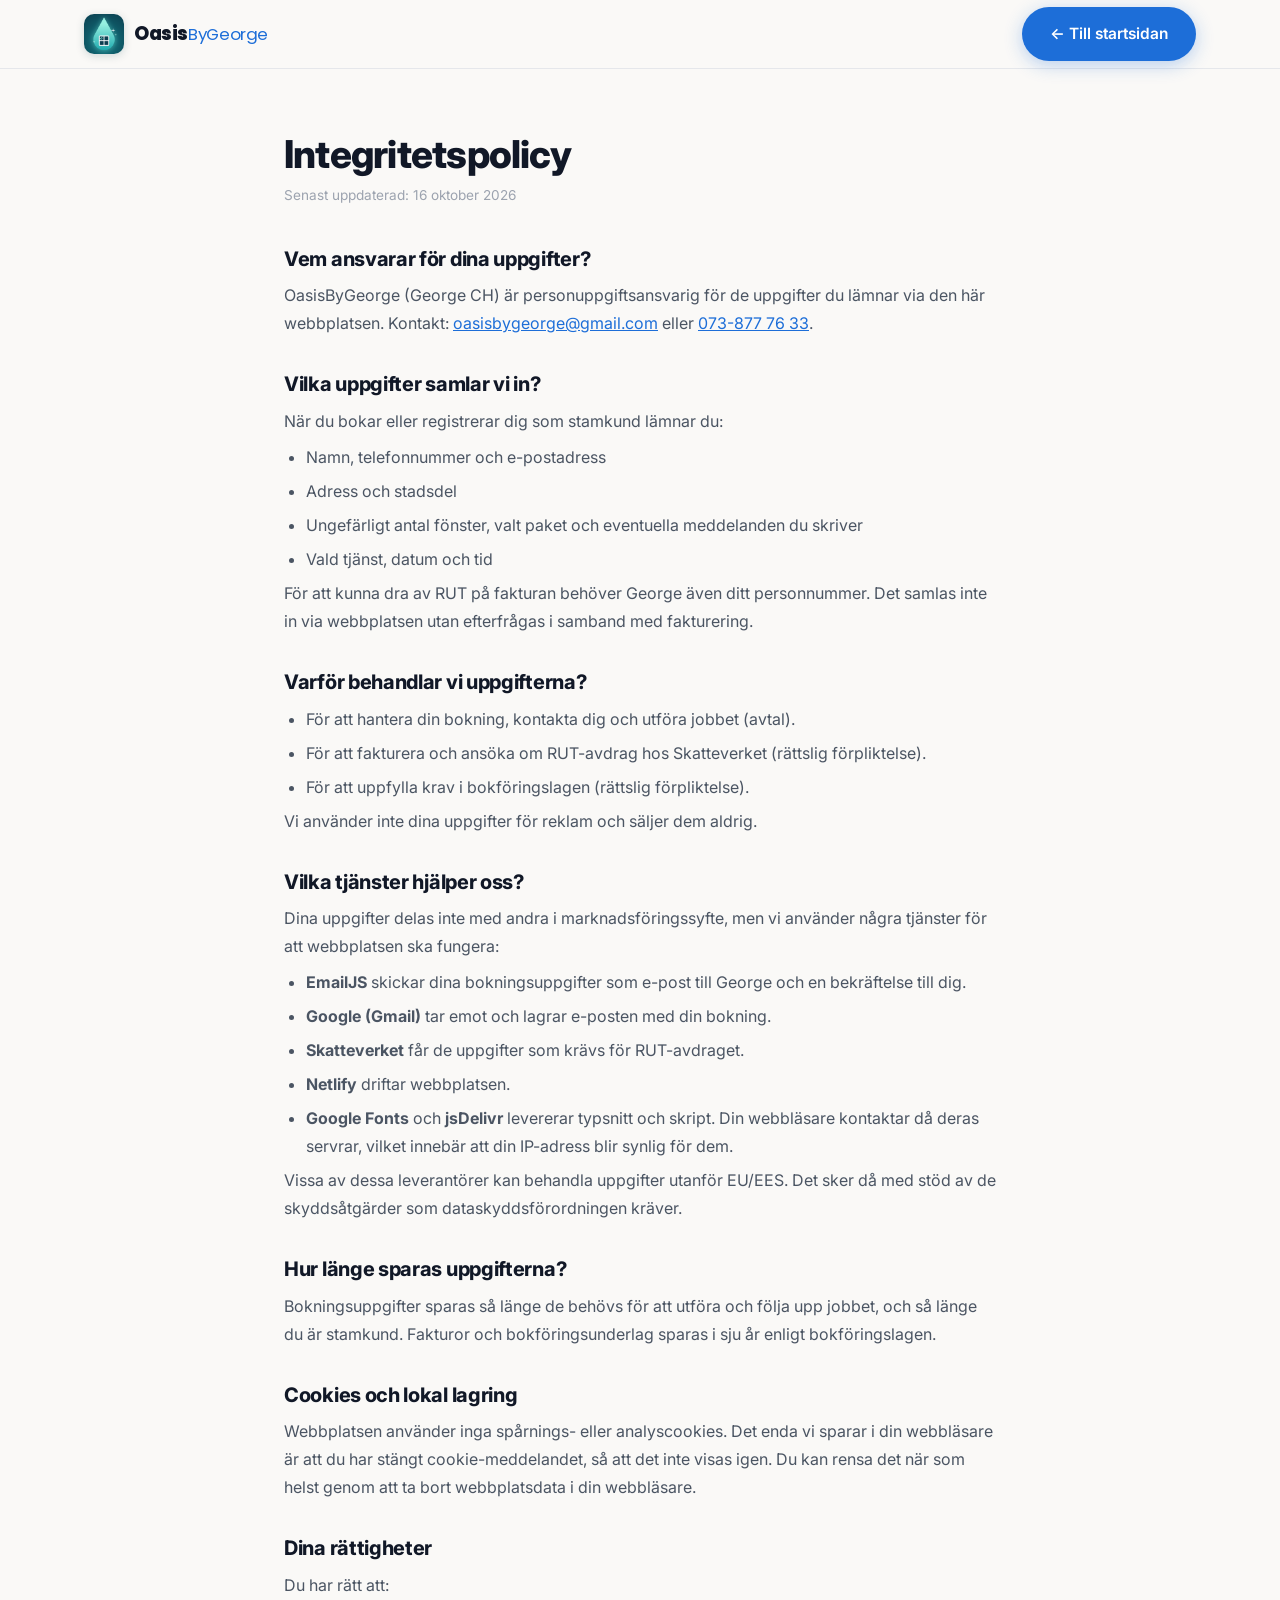
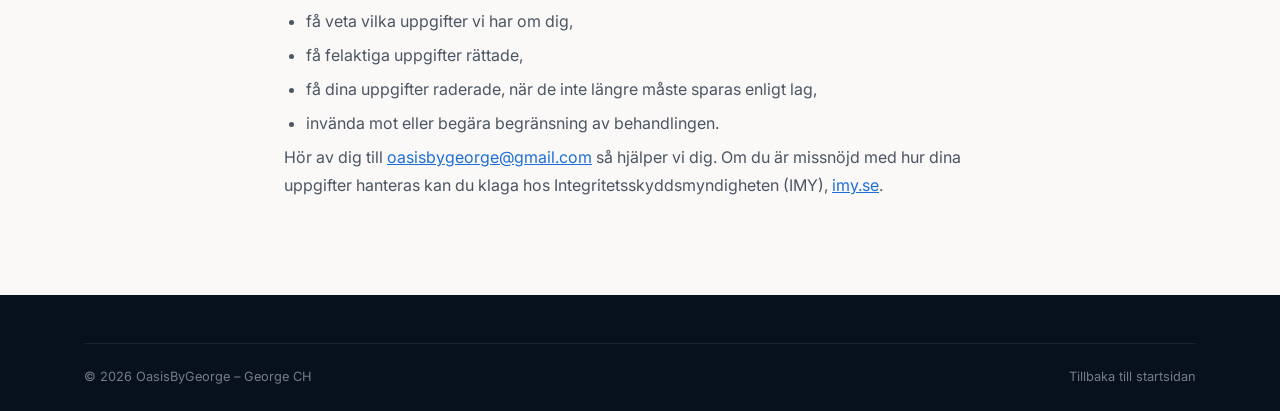
<file: integritetspolicy.html>
<!DOCTYPE html>
<html lang="sv">
<head>
  <meta charset="UTF-8" />
  <meta name="viewport" content="width=device-width, initial-scale=1.0" />
  <title>Integritetspolicy – OasisByGeorge</title>
  <meta name="description" content="Så hanterar OasisByGeorge dina personuppgifter." />

  <link rel="icon" type="image/png" sizes="32x32" href="favicon-32.png" />
  <link rel="apple-touch-icon" href="apple-touch-icon.png" />

  <link rel="preconnect" href="https://fonts.googleapis.com" />
  <link rel="preconnect" href="https://fonts.gstatic.com" crossorigin />
  <link href="https://fonts.googleapis.com/css2?family=Inter:wght@400;500;600;700;800&family=Poppins:wght@400;800&display=swap" rel="stylesheet" />

  <link rel="stylesheet" href="style.css" />
  <style>
    .policy { max-width: 760px; padding: 64px 24px 96px; margin: 0 auto; }
    .policy h1 { font-size: clamp(1.8rem,4vw,2.4rem); margin-bottom: 8px; }
    .policy .updated { font-size: .85rem; color: var(--muted); margin-bottom: 40px; }
    .policy h2 { font-size: 1.25rem; margin: 36px 0 10px; }
    .policy p, .policy li { font-size: 1rem; line-height: 1.75; color: var(--mid); }
    .policy ul { padding-left: 22px; margin: 8px 0 0; }
    .policy li { margin-bottom: 6px; }
    .policy a { color: var(--blue); text-decoration: underline; }
  </style>
</head>
<body>

<header id="navbar">
  <div class="container nav-inner">
    <a href="index.html" class="nav-logo">
      <div class="logo-mark"><img src="logo-mark.png" alt="" width="40" height="40" /></div>
      <span class="logo-name">Oasis<span class="logo-by">ByGeorge</span></span>
    </a>
    <a href="index.html" class="btn">← Till startsidan</a>
  </div>
</header>

<main class="policy">
  <h1>Integritetspolicy</h1>
  <p class="updated">Senast uppdaterad: 16 oktober 2026</p>

  <h2>Vem ansvarar för dina uppgifter?</h2>
  <p>
    OasisByGeorge (George CH) är personuppgiftsansvarig för de uppgifter du lämnar via
    den här webbplatsen. Kontakt: <a href="mailto:oasisbygeorge@gmail.com">oasisbygeorge@gmail.com</a>
    eller <a href="tel:+46738777633">073-877 76 33</a>.
  </p>

  <h2>Vilka uppgifter samlar vi in?</h2>
  <p>När du bokar eller registrerar dig som stamkund lämnar du:</p>
  <ul>
    <li>Namn, telefonnummer och e-postadress</li>
    <li>Adress och stadsdel</li>
    <li>Ungefärligt antal fönster, valt paket och eventuella meddelanden du skriver</li>
    <li>Vald tjänst, datum och tid</li>
  </ul>
  <p>
    För att kunna dra av RUT på fakturan behöver George även ditt personnummer. Det samlas inte
    in via webbplatsen utan efterfrågas i samband med fakturering.
  </p>

  <h2>Varför behandlar vi uppgifterna?</h2>
  <ul>
    <li>För att hantera din bokning, kontakta dig och utföra jobbet (avtal).</li>
    <li>För att fakturera och ansöka om RUT-avdrag hos Skatteverket (rättslig förpliktelse).</li>
    <li>För att uppfylla krav i bokföringslagen (rättslig förpliktelse).</li>
  </ul>
  <p>Vi använder inte dina uppgifter för reklam och säljer dem aldrig.</p>

  <h2>Vilka tjänster hjälper oss?</h2>
  <p>Dina uppgifter delas inte med andra i marknadsföringssyfte, men vi använder några tjänster för att webbplatsen ska fungera:</p>
  <ul>
    <li><strong>EmailJS</strong> skickar dina bokningsuppgifter som e-post till George och en bekräftelse till dig.</li>
    <li><strong>Google (Gmail)</strong> tar emot och lagrar e-posten med din bokning.</li>
    <li><strong>Skatteverket</strong> får de uppgifter som krävs för RUT-avdraget.</li>
    <li><strong>Netlify</strong> driftar webbplatsen.</li>
    <li><strong>Google Fonts</strong> och <strong>jsDelivr</strong> levererar typsnitt och skript. Din webbläsare kontaktar då deras servrar, vilket innebär att din IP-adress blir synlig för dem.</li>
  </ul>
  <p>Vissa av dessa leverantörer kan behandla uppgifter utanför EU/EES. Det sker då med stöd av de skyddsåtgärder som dataskyddsförordningen kräver.</p>

  <h2>Hur länge sparas uppgifterna?</h2>
  <p>
    Bokningsuppgifter sparas så länge de behövs för att utföra och följa upp jobbet, och så länge du
    är stamkund. Fakturor och bokföringsunderlag sparas i sju år enligt bokföringslagen.
  </p>

  <h2>Cookies och lokal lagring</h2>
  <p>
    Webbplatsen använder inga spårnings- eller analyscookies. Det enda vi sparar i din webbläsare
    är att du har stängt cookie-meddelandet, så att det inte visas igen. Du kan rensa det när
    som helst genom att ta bort webbplatsdata i din webbläsare.
  </p>

  <h2>Dina rättigheter</h2>
  <p>Du har rätt att:</p>
  <ul>
    <li>få veta vilka uppgifter vi har om dig,</li>
    <li>få felaktiga uppgifter rättade,</li>
    <li>få dina uppgifter raderade, när de inte längre måste sparas enligt lag,</li>
    <li>invända mot eller begära begränsning av behandlingen.</li>
  </ul>
  <p>
    Hör av dig till <a href="mailto:oasisbygeorge@gmail.com">oasisbygeorge@gmail.com</a> så hjälper vi dig.
    Om du är missnöjd med hur dina uppgifter hanteras kan du klaga hos
    Integritetsskyddsmyndigheten (IMY), <a href="https://www.imy.se" target="_blank" rel="noopener">imy.se</a>.
  </p>
</main>

<footer id="footer">
  <div class="container">
    <div class="footer-bottom">
      <span>© 2026 OasisByGeorge – George CH</span>
      <span><a href="index.html">Tillbaka till startsidan</a></span>
    </div>
  </div>
</footer>

</body>
</html>
</file>
<file: style.css>
/* ──────────────────────────────────────────────────────
   OasisByGeorge  |  style.css
   ────────────────────────────────────────────────────── */

/* ── Reset ─────────────────────────────────────────── */
*, *::before, *::after { box-sizing: border-box; margin: 0; padding: 0; }
html { scroll-behavior: smooth; }
body {
  font-family: 'Inter', sans-serif;
  background: #faf9f7;
  color: #111827;
  line-height: 1.65;
  -webkit-font-smoothing: antialiased;
}
a { color: inherit; text-decoration: none; }
img { display: block; max-width: 100%; }

/* ── Custom properties ──────────────────────────────── */
:root {
  --blue:    #1d6ed8;
  --blue-dk: #1558b0;
  --blue-lt: #dbeafe;
  --amber:   #f59e0b;
  --green:   #10b981;
  --red:     #ef4444;
  --cream:   #faf9f7;
  --white:   #ffffff;
  --dark:    #111827;
  --mid:     #4b5563;
  --muted:   #9ca3af;
  --border:  #e5e7eb;
  --radius:  16px;
  --radius-sm: 10px;
  --shadow:  0 4px 24px rgba(0,0,0,.07);
  --shadow-lg: 0 16px 56px rgba(0,0,0,.12);
  --trans:   .22s ease;
}

/* ── Typography ─────────────────────────────────────── */
h1 { font-size: clamp(2.1rem,5.5vw,3.6rem); font-weight: 800; line-height: 1.12; letter-spacing: -.02em; }
h2 { font-size: clamp(1.6rem,3.5vw,2.4rem); font-weight: 750; line-height: 1.18; letter-spacing: -.015em; }
h3 { font-size: 1.15rem; font-weight: 700; }
p  { color: var(--mid); }
.handwritten { font-family: 'Caveat', cursive; font-size: 1.4rem; color: var(--blue); }

/* ── Utilities ──────────────────────────────────────── */
.container { max-width: 1160px; margin: 0 auto; padding: 0 24px; }
.section    { padding: 100px 0; }
.section-sm { padding: 64px 0; }

.tag {
  display: inline-block; background: var(--blue-lt); color: var(--blue);
  font-size: .78rem; font-weight: 700; letter-spacing: .08em; text-transform: uppercase;
  padding: 5px 14px; border-radius: 50px; margin-bottom: 14px;
}
.tag-amber { background: #fef3c7; color: #b45309; }

.btn {
  display: inline-flex; align-items: center; gap: 8px;
  background: var(--blue); color: var(--white);
  padding: 14px 28px; border-radius: 50px; font-size: .97rem;
  font-weight: 600; border: none; cursor: pointer;
  transition: background var(--trans), transform var(--trans), box-shadow var(--trans);
  box-shadow: 0 4px 18px rgba(29,110,216,.30);
  white-space: nowrap;
}
.btn:hover  { background: var(--blue-dk); transform: translateY(-2px); box-shadow: 0 8px 28px rgba(29,110,216,.38); }
.btn-ghost  { background: transparent; color: var(--blue); border: 2px solid var(--blue); box-shadow: none; }
.btn-ghost:hover { background: var(--blue); color: var(--white); }
.btn-green  { background: var(--green); box-shadow: 0 4px 18px rgba(16,185,129,.3); }
.btn-green:hover  { background: #0d9669; }
.btn-lg     { padding: 17px 38px; font-size: 1.05rem; }
.btn-full   { width: 100%; justify-content: center; }

/* ── Reveal animation ───────────────────────────────── */
.reveal { opacity: 0; transform: translateY(26px); transition: opacity .6s ease, transform .6s ease; }
.reveal.visible { opacity: 1; transform: none; }

/* ══════════════════════════════════════════════════════
   PROMO BANNER
══════════════════════════════════════════════════════ */
#promo-bar {
  background: var(--amber); color: var(--dark);
  text-align: center; padding: 10px 16px; font-size: .88rem; font-weight: 600;
  position: relative; z-index: 200;
}
#promo-bar span { opacity: .75; margin: 0 6px; }
#promo-close {
  position: absolute; right: 16px; top: 50%; transform: translateY(-50%);
  background: none; border: none; cursor: pointer; font-size: 1.1rem; color: var(--dark); opacity: .6;
}

/* ══════════════════════════════════════════════════════
   NAVBAR
══════════════════════════════════════════════════════ */
#navbar {
  position: sticky; top: 0; z-index: 100;
  background: rgba(250,249,247,.94); backdrop-filter: blur(14px);
  border-bottom: 1px solid var(--border);
  transition: box-shadow var(--trans);
}
#navbar.scrolled { box-shadow: 0 2px 20px rgba(0,0,0,.08); }

.nav-inner {
  display: flex; align-items: center; justify-content: space-between; height: 68px;
}
.nav-logo {
  display: flex; align-items: center; gap: 10px;
  color: var(--dark); text-decoration: none;
}
.logo-mark {
  width: 40px; height: 40px; border-radius: 10px; overflow: hidden; flex-shrink: 0;
  box-shadow: 0 2px 8px rgba(13,61,74,.18);
}
.logo-mark img { width: 100%; height: 100%; object-fit: cover; }
.footer-brand .logo-mark { width: 34px; height: 34px; border-radius: 8px; box-shadow: none; }
.logo-name {
  font-family: 'Poppins', sans-serif;
  font-weight: 800; font-size: 1.18rem; letter-spacing: -.02em;
  color: var(--dark); line-height: 1;
}
.logo-by {
  font-weight: 400; color: var(--blue); font-size: 1.05rem;
}
.nav-links { display: flex; align-items: center; gap: 28px; list-style: none; }
.nav-links a { font-size: .92rem; font-weight: 500; color: var(--mid); transition: color var(--trans); }
.nav-links a:hover { color: var(--blue); }
.nav-right { display: flex; align-items: center; gap: 14px; }
.nav-phone-link { font-weight: 700; font-size: .9rem; color: var(--dark); display: flex; align-items: center; gap: 6px; }
.hamburger { display: none; flex-direction: column; gap: 5px; cursor: pointer; background: none; border: none; padding: 4px; }
.hamburger span { display: block; width: 24px; height: 2px; background: var(--dark); border-radius: 2px; transition: transform var(--trans), opacity var(--trans); }

.mobile-nav {
  display: none; position: fixed; top: 0; left: 0; right: 0; bottom: 0; z-index: 99;
  background: var(--white); padding: 90px 28px 32px; flex-direction: column; gap: 0;
}
.mobile-nav.open { display: flex; }
.mobile-nav ul { list-style: none; display: flex; flex-direction: column; gap: 4px; margin-bottom: 24px; }
.mobile-nav a { display: block; padding: 14px 0; font-size: 1.15rem; font-weight: 600; color: var(--dark); border-bottom: 1px solid var(--border); }
.mobile-nav .btn { margin-top: 8px; }
.mobile-nav-close { position: absolute; top: 20px; right: 24px; font-size: 1.6rem; background: none; border: none; cursor: pointer; color: var(--dark); }

/* ══════════════════════════════════════════════════════
   HERO
══════════════════════════════════════════════════════ */
#hero {
  position: relative; min-height: 92vh;
  display: flex; align-items: center;
  background: url('window-3.jpg') center/cover no-repeat;
  overflow: hidden;
}
.hero-overlay {
  position: absolute; inset: 0;
  background: linear-gradient(100deg, rgba(10,20,40,.82) 0%, rgba(10,20,60,.55) 55%, rgba(10,20,60,.2) 100%);
}
.hero-content {
  position: relative; z-index: 1; color: var(--white); max-width: 680px; padding: 80px 0;
}
.hero-eyebrow {
  display: inline-flex; align-items: center; gap: 8px;
  background: rgba(255,255,255,.12); backdrop-filter: blur(6px);
  border: 1px solid rgba(255,255,255,.2); border-radius: 50px;
  padding: 7px 16px; font-size: .83rem; font-weight: 600; margin-bottom: 24px; color: #e0efff;
}
.live-dot { width: 7px; height: 7px; background: #4ade80; border-radius: 50%; animation: blink 1.8s ease-in-out infinite; }
@keyframes blink { 0%,100%{opacity:1} 50%{opacity:.3} }
.hero-content h1 { color: var(--white); margin-bottom: 20px; text-shadow: 0 2px 12px rgba(0,0,0,.3); }
.hero-content h1 em { font-style: normal; color: #7dd3fc; }
.hero-desc { font-size: 1.13rem; color: rgba(255,255,255,.8); max-width: 520px; margin-bottom: 36px; }
.hero-actions { display: flex; gap: 14px; flex-wrap: wrap; margin-bottom: 52px; }
.hero-whatsapp { background: #25d366; box-shadow: 0 4px 18px rgba(37,211,102,.35); }
.hero-whatsapp:hover { background: #1eba57; }
.hero-stats {
  display: flex; gap: 0; border-top: 1px solid rgba(255,255,255,.15); padding-top: 36px;
}
.hstat {
  flex: 1; padding-right: 28px; margin-right: 28px;
  border-right: 1px solid rgba(255,255,255,.15);
}
.hstat:last-child { border-right: none; margin-right: 0; padding-right: 0; }
.hstat-num { font-size: 1.9rem; font-weight: 900; color: var(--white); line-height: 1; }
.hstat-label { font-size: .78rem; color: rgba(255,255,255,.55); margin-top: 4px; font-weight: 500; }
.hero-flytt {
  display: inline-flex; align-items: center; gap: 6px; margin-top: 32px;
  font-size: .88rem; font-weight: 500; color: rgba(255,255,255,.7);
  border-bottom: 1px solid rgba(255,255,255,.25); padding-bottom: 2px;
  transition: color var(--trans), border-color var(--trans);
}
.hero-flytt span { color: #7dd3fc; transition: transform var(--trans); }
.hero-flytt:hover { color: var(--white); border-color: #7dd3fc; }
.hero-flytt:hover span { transform: translateX(3px); }

/* ══════════════════════════════════════════════════════
   TRUST BAR
══════════════════════════════════════════════════════ */
#trust { background: var(--dark); padding: 20px 0; }
.trust-row { display: flex; align-items: center; justify-content: center; gap: 40px; flex-wrap: wrap; }
.trust-item { display: flex; align-items: center; gap: 9px; color: rgba(255,255,255,.7); font-size: .87rem; font-weight: 500; }
.trust-item svg { flex-shrink: 0; }

/* ══════════════════════════════════════════════════════
   ABOUT GEORGE
══════════════════════════════════════════════════════ */
#about { background: var(--white); }
.about-grid { display: grid; grid-template-columns: 1fr 1fr; gap: 80px; align-items: center; }
.about-img-wrap {
  position: relative; border-radius: 24px; overflow: hidden;
  aspect-ratio: 4/5; box-shadow: var(--shadow-lg);
}
.about-img-wrap img { width: 100%; height: 100%; object-fit: cover; }
.about-badge {
  position: absolute; bottom: 24px; left: 24px;
  background: var(--white); border-radius: 16px; padding: 16px 20px;
  box-shadow: var(--shadow-lg); display: flex; align-items: center; gap: 12px;
}
.about-badge-icon { font-size: 1.6rem; }
.about-badge-text { font-size: .82rem; }
.about-badge-text strong { display: block; color: var(--dark); font-size: .95rem; }
.about-badge-text span { color: var(--muted); }
.about-content { }
.about-content p { margin-bottom: 18px; font-size: 1.05rem; line-height: 1.75; }
.about-signature { margin-top: 24px; }
.about-promise {
  margin-top: 32px; background: #f0fdf4; border-left: 4px solid var(--green);
  border-radius: 0 12px 12px 0; padding: 18px 22px;
  display: flex; gap: 14px; align-items: flex-start;
}
.about-promise svg { flex-shrink: 0; margin-top: 2px; }
.about-promise p { color: #166534; font-size: .95rem; margin: 0; }

/* ══════════════════════════════════════════════════════
   HOW IT WORKS
══════════════════════════════════════════════════════ */
#how { background: var(--cream); }
.how-header { text-align: center; max-width: 560px; margin: 0 auto 60px; }
.how-steps { display: grid; grid-template-columns: repeat(4,1fr); gap: 28px; }
.how-step {
  background: var(--white); border-radius: var(--radius); padding: 36px 26px;
  text-align: center; border: 1px solid var(--border);
  transition: transform var(--trans), box-shadow var(--trans), border-color var(--trans);
  position: relative;
}
.how-step::after {
  content: '→';
  position: absolute; right: -20px; top: 50%; transform: translateY(-50%);
  font-size: 1.4rem; color: var(--muted);
}
.how-step:last-child::after { display: none; }
.how-step:hover { transform: translateY(-4px); box-shadow: var(--shadow); border-color: var(--blue-lt); }
.step-num {
  width: 52px; height: 52px; background: var(--blue-lt); color: var(--blue);
  border-radius: 50%; display: flex; align-items: center; justify-content: center;
  font-size: 1.1rem; font-weight: 800; margin: 0 auto 18px;
}
.how-step h3 { margin-bottom: 8px; }
.how-step p { font-size: .9rem; }

/* ══════════════════════════════════════════════════════
   GALLERY
══════════════════════════════════════════════════════ */
#gallery { background: var(--dark); color: var(--white); }
#gallery .tag { background: rgba(255,255,255,.12); color: #bfdbfe; }
#gallery h2 { color: var(--white); }
#gallery .section-sub { color: rgba(255,255,255,.6); }
.gallery-header { text-align: center; margin-bottom: 48px; }
.gallery-header .section-sub { max-width: 500px; margin: 8px auto 0; }
.gallery-grid {
  display: grid;
  grid-template-columns: 1.3fr 1fr 1fr;
  grid-template-rows: 280px 280px;
  gap: 16px;
}
.gallery-item { border-radius: var(--radius); overflow: hidden; position: relative; }
.gallery-item img { width: 100%; height: 100%; object-fit: cover; transition: transform .5s ease; }
.gallery-item:hover img { transform: scale(1.04); }
.gallery-item:first-child { grid-row: 1 / 3; }
.gallery-label {
  position: absolute; bottom: 16px; left: 16px;
  background: rgba(0,0,0,.55); backdrop-filter: blur(6px);
  color: var(--white); font-size: .78rem; font-weight: 600;
  padding: 5px 12px; border-radius: 50px;
}
/* Before/after comparison */
.before-after {
  margin-top: 48px; border-radius: var(--radius); overflow: hidden;
  position: relative; aspect-ratio: 21/6; cursor: col-resize;
  box-shadow: var(--shadow-lg);
}
.ba-before, .ba-after {
  position: absolute; inset: 0;
}
.ba-before img, .ba-after img { width: 100%; height: 100%; object-fit: cover; }
.ba-after { clip-path: inset(0 50% 0 0); transition: clip-path .02s; }
.ba-divider {
  position: absolute; top: 0; bottom: 0; left: 50%; width: 3px;
  background: var(--white); cursor: col-resize; z-index: 2;
  transition: left .02s;
}
.ba-handle {
  position: absolute; top: 50%; left: 50%; transform: translate(-50%,-50%);
  width: 44px; height: 44px; background: var(--white); border-radius: 50%;
  display: flex; align-items: center; justify-content: center; font-size: 1rem;
  box-shadow: 0 4px 16px rgba(0,0,0,.3); cursor: col-resize; z-index: 3;
}
.ba-label-before, .ba-label-after {
  position: absolute; bottom: 16px; z-index: 4;
  background: rgba(0,0,0,.5); color: var(--white);
  font-size: .78rem; font-weight: 700; padding: 4px 12px; border-radius: 50px;
}
.ba-label-before { left: 16px; }
.ba-label-after  { right: 16px; }

/* ══════════════════════════════════════════════════════
   PRICING
══════════════════════════════════════════════════════ */
#pricing { background: var(--cream); }
.pricing-header { text-align: center; max-width: 620px; margin: 0 auto 40px; }

/* Engångsputs / Abonnemang toggle */
.pricing-toggle { display: flex; flex-direction: column; align-items: center; gap: 10px; margin-bottom: 44px; }
.toggle-wrap {
  display: flex; background: var(--white); border: 1.5px solid var(--border);
  border-radius: 50px; padding: 4px; gap: 4px;
}
.toggle-btn {
  padding: 10px 26px; border-radius: 50px; border: none; cursor: pointer;
  font-size: .92rem; font-weight: 600; color: var(--muted);
  background: transparent; transition: background var(--trans), color var(--trans), box-shadow var(--trans);
  display: flex; align-items: center; gap: 8px; white-space: nowrap;
}
.toggle-btn.active { background: var(--blue); color: var(--white); box-shadow: 0 3px 12px rgba(29,110,216,.3); }
.toggle-badge {
  background: #d1fae5; color: #065f46;
  font-size: .72rem; font-weight: 700; padding: 2px 8px; border-radius: 50px;
}
.toggle-btn.active .toggle-badge { background: rgba(255,255,255,.25); color: var(--white); }
.toggle-hint { font-size: .82rem; color: var(--muted); }

/* 4-column grid */
.pricing-grid { display: grid; grid-template-columns: repeat(4,1fr); gap: 18px; }
.price-card {
  background: var(--white); border-radius: var(--radius); padding: 28px 20px;
  border: 1.5px solid var(--border); position: relative;
  transition: transform var(--trans), box-shadow var(--trans), border-color var(--trans);
  display: flex; flex-direction: column;
}
.price-card:hover { transform: translateY(-5px); box-shadow: var(--shadow-lg); border-color: var(--blue-lt); }
.price-card.popular { border-color: var(--blue); }
.pop-badge {
  position: absolute; top: -13px; left: 50%; transform: translateX(-50%);
  background: var(--blue); color: var(--white);
  font-size: .76rem; font-weight: 700; padding: 4px 16px; border-radius: 50px; white-space: nowrap;
}
.price-icon { font-size: 2rem; margin-bottom: 14px; }
.price-card h3 { margin-bottom: 5px; font-size: 1.05rem; }
.price-from { font-size: .76rem; color: var(--muted); margin-bottom: 10px; }
.price-amount { font-size: 2.2rem; font-weight: 900; color: var(--dark); line-height: 1; margin-bottom: 6px; }
.price-unit { font-size: .85rem; font-weight: 400; color: var(--muted); }
.price-xl-label { font-size: 1.8rem; font-weight: 900; color: var(--dark); }

/* RUT price row */
.price-rut-row {
  display: flex; flex-direction: column; gap: 1px;
  background: #f0fdf4; border-radius: 8px; padding: 7px 11px; margin-bottom: 2px;
}
.rut-badge-label { font-size: .7rem; font-weight: 700; color: #15803d; text-transform: uppercase; letter-spacing: .05em; }
.rut-amount { font-size: .95rem; font-weight: 800; color: #166534; }
.rut-muted { font-size: .8rem; font-weight: 600; color: var(--muted); }

.price-per-visit {
  display: none; font-size: .78rem; color: var(--blue);
  font-weight: 600; margin-top: 4px; margin-bottom: 4px;
}
.price-hr { border: none; border-top: 1px solid var(--border); margin: 18px 0; }
.price-list { list-style: none; display: flex; flex-direction: column; gap: 8px; flex: 1; }
.price-list li { display: flex; align-items: flex-start; gap: 8px; font-size: .86rem; color: var(--mid); }
.price-list li::before { content: '✓'; color: var(--green); font-weight: 800; flex-shrink: 0; }
.price-cta { margin-top: 20px; }

/* F-skatt note */
.fskatt-note {
  display: inline-block; background: #f0fdf4; color: #166534;
  border: 1px solid #bbf7d0; border-radius: 8px;
  padding: 6px 14px; font-size: .83rem; font-weight: 600;
}

/* Slot selector (Abonnemang) */
.slot-selector {
  display: none; text-align: center; margin-bottom: 36px;
  padding: 22px 28px; background: #f0f7ff;
  border-radius: 16px; border: 1.5px solid var(--blue-lt);
}
.slot-selector-label {
  font-weight: 700; font-size: .97rem; color: var(--dark); margin-bottom: 16px;
}
.slot-options {
  display: flex; gap: 10px; justify-content: center; flex-wrap: wrap; margin-bottom: 14px;
}
.slot-btn {
  padding: 11px 26px; border-radius: 50px; border: 2px solid var(--border);
  background: var(--white); font-size: .92rem; font-weight: 700; color: var(--mid);
  cursor: pointer; transition: border-color var(--trans), background var(--trans), color var(--trans);
}
.slot-btn:hover  { border-color: var(--blue); color: var(--blue); }
.slot-btn.active { border-color: var(--blue); background: var(--blue); color: var(--white); }
.slot-note { font-size: .82rem; color: var(--mid); margin: 0; }

.addons-section { margin-top: 52px; }
.addons-title { text-align: center; font-size: 1rem; font-weight: 700; color: var(--muted); text-transform: uppercase; letter-spacing: .08em; margin-bottom: 24px; }
.addon-chips { display: flex; gap: 12px; flex-wrap: wrap; justify-content: center; }
.addon-chip {
  background: var(--white); border: 1.5px solid var(--border); border-radius: 50px;
  padding: 11px 20px; font-size: .88rem; font-weight: 600; color: var(--mid);
  display: flex; align-items: center; gap: 8px;
  transition: border-color var(--trans), color var(--trans);
}
.addon-chip:hover { border-color: var(--blue); color: var(--blue); }
.chip-price { color: var(--blue); }

/* ══════════════════════════════════════════════════════
   FLYTTSTÄDNING
══════════════════════════════════════════════════════ */
#flyttstad { background: var(--white); }
.flytt-header { text-align: center; max-width: 660px; margin: 0 auto 52px; }
.flytt-header .fskatt-note { margin-top: 12px; }
.flytt-grid { display: grid; grid-template-columns: 1.4fr 1fr; gap: 28px; align-items: start; }
.flytt-card {
  background: var(--cream); border-radius: var(--radius); padding: 32px 28px;
  border: 1.5px solid var(--border);
}
.flytt-card-title { display: flex; align-items: center; gap: 14px; margin-bottom: 18px; }
.flytt-card-title .price-icon { margin-bottom: 0; }
.flytt-card-title h3 { font-size: 1.05rem; margin-bottom: 2px; }
.flytt-card-title .price-from { margin-bottom: 0; }
.flytt-addon-title { margin-top: 36px; }
.flytt-table { width: 100%; border-collapse: collapse; }
.flytt-table th {
  font-size: .7rem; font-weight: 700; color: var(--muted); text-transform: uppercase;
  letter-spacing: .05em; text-align: left; padding: 0 0 10px;
}
.flytt-table td {
  padding: 13px 0; border-top: 1px solid var(--border);
  font-size: .93rem; color: var(--mid); font-weight: 500;
}
.flytt-table th:not(:first-child), .flytt-table td:not(:first-child) { text-align: right; }
.flytt-table td:first-child { color: var(--dark); font-weight: 600; }
.flytt-table td:nth-child(2) { font-weight: 800; color: var(--dark); padding-right: 16px; }
.flytt-rut {
  display: inline-block; background: #f0fdf4; color: #166534;
  font-weight: 800; padding: 4px 11px; border-radius: 50px; white-space: nowrap;
}
.flytt-side { display: flex; flex-direction: column; gap: 18px; }
.flytt-includes {
  background: var(--white); border-radius: var(--radius); padding: 28px;
  border: 1.5px solid var(--border);
}
.flytt-includes h3 { margin-bottom: 16px; }
.flytt-includes .price-list li { font-size: .93rem; }
.flytt-cta {
  background: #f0f7ff; border-radius: var(--radius); padding: 28px;
  border: 1.5px solid var(--blue-lt);
}
.flytt-cta p { font-size: .9rem; margin-bottom: 18px; }
.flytt-cta-alt { display: grid; grid-template-columns: 1fr 1fr; gap: 10px; margin-top: 10px; }
.flytt-cta-alt .btn { justify-content: center; padding: 12px 16px; font-size: .9rem; }

/* ══════════════════════════════════════════════════════
   UTERUM SECTION
══════════════════════════════════════════════════════ */
.uterum-section {
  background: linear-gradient(130deg, #0a1628 0%, #1a3a6b 100%);
  padding: 80px 0;
}
.uterum-inner { display: grid; grid-template-columns: 1.2fr 1fr; gap: 64px; align-items: center; }
.uterum-features { display: grid; grid-template-columns: 1fr 1fr; gap: 14px; }
.uter-feat {
  background: rgba(255,255,255,.08); border: 1px solid rgba(255,255,255,.14);
  border-radius: 12px; padding: 16px 18px; font-weight: 600;
  color: rgba(255,255,255,.85); font-size: .9rem;
  transition: background var(--trans);
}
.uter-feat:hover { background: rgba(255,255,255,.14); }

/* ══════════════════════════════════════════════════════
   STAMKUND
══════════════════════════════════════════════════════ */
.stamkund-inner { display: grid; grid-template-columns: 1fr 1fr; gap: 72px; align-items: center; }
.stamkund-perks { display: flex; flex-direction: column; gap: 20px; margin-top: 32px; }
.perk-item { display: flex; align-items: flex-start; gap: 14px; }
.perk-icon { font-size: 1.6rem; flex-shrink: 0; line-height: 1; }
.perk-item strong { display: block; font-size: .97rem; color: var(--dark); }
.perk-item span { font-size: .84rem; color: var(--muted); }
.stamkund-form-card {
  background: var(--cream); border-radius: 20px; border: 1.5px solid var(--border);
  overflow: hidden; box-shadow: var(--shadow);
}
.stamkund-form-header { background: var(--blue); color: var(--white); padding: 24px 28px; }
.stamkund-form-header h3 { font-size: 1.1rem; margin-bottom: 4px; }
.stamkund-form-header p { color: rgba(255,255,255,.75); font-size: .85rem; }
.stamkund-form { padding: 24px 28px; display: flex; flex-direction: column; gap: 14px; }
.stamkund-success { padding: 44px 28px; text-align: center; }
.stamkund-success .success-circle { margin: 0 auto 16px; }
.stamkund-success h3 { font-size: 1.25rem; margin-bottom: 8px; }
.stamkund-success p { font-size: .9rem; max-width: 260px; margin: 0 auto; }

/* ══════════════════════════════════════════════════════
   BOOKING WIZARD
══════════════════════════════════════════════════════ */
#booking { background: var(--white); border-top: 1px solid var(--border); }
.booking-header { text-align: center; max-width: 540px; margin: 0 auto 52px; }

.booking-widget {
  max-width: 780px; margin: 0 auto;
  background: var(--cream); border-radius: 24px;
  border: 1.5px solid var(--border); overflow: hidden;
  box-shadow: var(--shadow);
}

/* Progress bar */
.booking-progress {
  background: var(--white); padding: 24px 32px;
  border-bottom: 1px solid var(--border);
}
.progress-steps { display: flex; align-items: center; }
.prog-step {
  display: flex; flex-direction: column; align-items: center; gap: 6px;
  flex: 1; position: relative;
}
.prog-step::after {
  content: ''; position: absolute; top: 18px; left: 50%; right: -50%;
  height: 2px; background: var(--border); z-index: 0;
}
.prog-step:last-child::after { display: none; }
.prog-dot {
  width: 36px; height: 36px; border-radius: 50%; background: var(--border);
  display: flex; align-items: center; justify-content: center;
  font-size: .85rem; font-weight: 700; color: var(--muted); position: relative; z-index: 1;
  transition: background var(--trans), color var(--trans);
}
.prog-step.active .prog-dot   { background: var(--blue); color: var(--white); }
.prog-step.done .prog-dot     { background: var(--green); color: var(--white); }
.prog-step.done::after        { background: var(--green); }
.prog-step.active::after      { background: linear-gradient(to right, var(--blue), var(--border)); }
.prog-label { font-size: .72rem; font-weight: 600; color: var(--muted); text-align: center; }
.prog-step.active .prog-label { color: var(--blue); }
.prog-step.done .prog-label   { color: var(--green); }

/* Step panels */
.booking-body { padding: 36px 32px; }
.booking-step { display: none; }
.booking-step.active { display: block; }
.step-title { font-size: 1.25rem; font-weight: 700; margin-bottom: 6px; }
.step-sub   { color: var(--muted); font-size: .9rem; margin-bottom: 28px; }

/* Step 1 — Service cards */
.service-cards { display: grid; grid-template-columns: 1fr 1fr; gap: 14px; }
.service-card {
  background: var(--white); border: 2px solid var(--border); border-radius: var(--radius-sm);
  padding: 20px; cursor: pointer; transition: border-color var(--trans), box-shadow var(--trans);
  display: flex; gap: 14px; align-items: flex-start;
}
.service-card:hover { border-color: var(--blue-lt); box-shadow: var(--shadow); }
.service-card.selected { border-color: var(--blue); background: #f0f7ff; box-shadow: 0 0 0 3px rgba(29,110,216,.12); }
.sc-icon { font-size: 1.8rem; }
.sc-name { font-weight: 700; color: var(--dark); font-size: .97rem; }
.sc-price { font-size: .82rem; color: var(--muted); margin-top: 2px; }

/* Step 2 — Calendar */
.calendar-wrap { }
.cal-nav {
  display: flex; align-items: center; justify-content: space-between; margin-bottom: 16px;
}
.cal-nav button {
  background: var(--white); border: 1.5px solid var(--border); border-radius: 8px;
  width: 36px; height: 36px; cursor: pointer; font-size: 1rem; display: flex;
  align-items: center; justify-content: center; transition: border-color var(--trans);
}
.cal-nav button:hover { border-color: var(--blue); color: var(--blue); }
.cal-month { font-weight: 700; font-size: 1rem; }
.cal-grid { display: grid; grid-template-columns: repeat(7,1fr); gap: 6px; }
.cal-hdr { text-align: center; font-size: .75rem; font-weight: 700; color: var(--muted); padding: 6px 0; }
.cal-day {
  aspect-ratio: 1; border-radius: 8px; display: flex; align-items: center; justify-content: center;
  font-size: .88rem; font-weight: 500; cursor: pointer;
  transition: background var(--trans), color var(--trans);
  border: 1.5px solid transparent;
}
.cal-day.empty    { cursor: default; }
.cal-day.disabled { color: var(--border); cursor: not-allowed; }
.cal-day.available:hover { background: var(--blue-lt); color: var(--blue); }
.cal-day.selected { background: var(--blue); color: var(--white); font-weight: 700; }
.cal-day.today    { border-color: var(--blue); color: var(--blue); font-weight: 700; }

/* Step 3 — Time slots */
.time-slots { display: grid; grid-template-columns: repeat(3,1fr); gap: 12px; }
.time-slot {
  background: var(--white); border: 2px solid var(--border); border-radius: var(--radius-sm);
  padding: 16px; text-align: center; cursor: pointer;
  transition: border-color var(--trans), background var(--trans);
}
.time-slot:hover { border-color: var(--blue-lt); background: #f7faff; }
.time-slot.selected { border-color: var(--blue); background: #f0f7ff; }
.time-slot .ts-time { font-size: 1.15rem; font-weight: 800; color: var(--dark); }
.time-slot .ts-label { font-size: .75rem; color: var(--muted); margin-top: 2px; }
.time-slot.popular .ts-label { color: var(--amber); font-weight: 600; }

/* Step 4 — Details form */
.details-grid { display: grid; grid-template-columns: 1fr 1fr; gap: 16px; }
.form-group { display: flex; flex-direction: column; gap: 6px; }
.form-group.full { grid-column: 1 / -1; }
.form-group label { font-size: .82rem; font-weight: 600; color: var(--dark); }
.form-group input,
.form-group select,
.form-group textarea {
  padding: 12px 15px; border: 1.5px solid var(--border); border-radius: var(--radius-sm);
  font-size: .95rem; font-family: 'Inter', sans-serif; color: var(--dark);
  background: var(--white); transition: border-color var(--trans), box-shadow var(--trans);
}
.form-group input:focus,
.form-group select:focus,
.form-group textarea:focus { outline: none; border-color: var(--blue); box-shadow: 0 0 0 3px rgba(29,110,216,.1); }
.form-group input.error, .form-group select.error { border-color: var(--red); }
.form-group textarea { resize: vertical; min-height: 80px; }

/* Step 5 — Confirm */
.booking-summary {
  background: var(--white); border-radius: var(--radius-sm); border: 1.5px solid var(--border);
  overflow: hidden; margin-bottom: 24px;
}
.summary-header { background: var(--blue); color: var(--white); padding: 18px 24px; }
.summary-header h3 { font-size: 1rem; margin: 0; }
.summary-body { padding: 20px 24px; display: flex; flex-direction: column; gap: 12px; }
.summary-row { display: flex; gap: 12px; align-items: flex-start; }
.summary-row .s-label { font-size: .82rem; font-weight: 700; color: var(--muted); min-width: 100px; flex-shrink: 0; }
.summary-row .s-val   { font-size: .93rem; color: var(--dark); font-weight: 500; }
.gdpr-note { font-size: .78rem; color: var(--muted); margin-top: 12px; }

/* Booking footer */
.booking-footer {
  padding: 20px 32px; border-top: 1px solid var(--border); background: var(--white);
  display: flex; justify-content: space-between; align-items: center;
}
.booking-footer .back-btn {
  background: none; border: 1.5px solid var(--border); color: var(--mid);
  padding: 11px 22px; border-radius: 50px; font-size: .9rem; font-weight: 600; cursor: pointer;
  transition: border-color var(--trans), color var(--trans);
}
.booking-footer .back-btn:hover { border-color: var(--blue); color: var(--blue); }

/* Success screen */
.booking-success {
  text-align: center; padding: 48px 32px; display: none;
}
.booking-success.show { display: block; }
.success-circle {
  width: 80px; height: 80px; background: #d1fae5; border-radius: 50%;
  display: flex; align-items: center; justify-content: center; font-size: 2.2rem;
  margin: 0 auto 20px;
}
.booking-success h2 { font-size: 1.6rem; margin-bottom: 10px; }
.booking-success p { max-width: 380px; margin: 0 auto 24px; }

/* ══════════════════════════════════════════════════════
   REVIEWS
══════════════════════════════════════════════════════ */
#reviews { background: var(--cream); }
.reviews-header { text-align: center; max-width: 520px; margin: 0 auto 52px; }
.stars-big { font-size: 1.5rem; margin-bottom: 6px; }
.rating-big { font-size: 2.8rem; font-weight: 900; color: var(--dark); line-height: 1; }
.rating-count { font-size: .85rem; color: var(--muted); }
.reviews-grid { display: grid; grid-template-columns: repeat(3,1fr); gap: 24px; }
.review-card {
  background: var(--white); border-radius: var(--radius); padding: 28px;
  border: 1.5px solid var(--border);
  transition: transform var(--trans), box-shadow var(--trans);
}
.review-card:hover { transform: translateY(-4px); box-shadow: var(--shadow-lg); }
.review-top { display: flex; align-items: center; gap: 14px; margin-bottom: 16px; }
.review-avatar { width: 52px; height: 52px; border-radius: 50%; object-fit: cover; flex-shrink: 0; }
.review-initials { display: flex; align-items: center; justify-content: center; font-weight: 800; font-size: 1.05rem; color: #fff; letter-spacing: .02em; }
.review-name { font-weight: 700; font-size: .97rem; }
.review-location { font-size: .8rem; color: var(--muted); }
.review-stars { font-size: .85rem; color: #f59e0b; margin-top: 2px; }
.review-text { font-size: .93rem; color: var(--mid); line-height: 1.7; }
.review-date { margin-top: 12px; font-size: .78rem; color: var(--muted); }

/* ══════════════════════════════════════════════════════
   FAQ
══════════════════════════════════════════════════════ */
#faq { background: var(--white); }
.faq-grid { display: grid; grid-template-columns: 1fr 1fr; gap: 28px; align-items: start; }
.faq-intro { position: sticky; top: 90px; }
.faq-intro h2 { margin-bottom: 14px; }
.faq-intro p { margin-bottom: 24px; }
.faq-list { display: flex; flex-direction: column; gap: 12px; }
.faq-item {
  background: var(--cream); border-radius: var(--radius-sm);
  border: 1.5px solid var(--border); overflow: hidden;
  transition: border-color var(--trans);
}
.faq-item.open { border-color: var(--blue-lt); }
.faq-q {
  width: 100%; background: none; border: none; cursor: pointer;
  display: flex; align-items: center; justify-content: space-between;
  padding: 18px 20px; text-align: left; font-size: .97rem; font-weight: 600; color: var(--dark);
  gap: 12px;
}
.faq-icon { font-size: 1.2rem; color: var(--blue); transition: transform var(--trans); flex-shrink: 0; }
.faq-item.open .faq-icon { transform: rotate(45deg); }
.faq-a {
  max-height: 0; overflow: hidden; transition: max-height .35s ease, padding var(--trans);
  padding: 0 20px;
}
.faq-item.open .faq-a { max-height: 300px; padding: 0 20px 18px; }
.faq-a p { font-size: .93rem; line-height: 1.7; }

/* ══════════════════════════════════════════════════════
   AREAS
══════════════════════════════════════════════════════ */
#areas { background: var(--cream); }
.areas-header { text-align: center; max-width: 520px; margin: 0 auto 44px; }
.areas-grid { display: grid; grid-template-columns: repeat(auto-fill, minmax(150px,1fr)); gap: 12px; }
.area-pill {
  background: var(--white); border: 1.5px solid var(--border); border-radius: 12px;
  padding: 14px 16px; text-align: center; font-weight: 600; font-size: .88rem; color: var(--mid);
  cursor: default; transition: background var(--trans), color var(--trans), border-color var(--trans);
}
.area-pill:hover { background: var(--blue); color: var(--white); border-color: var(--blue); }

/* ══════════════════════════════════════════════════════
   CTA SECTION
══════════════════════════════════════════════════════ */
#cta {
  background: linear-gradient(130deg, #0d2240 0%, #1d4585 100%);
  color: var(--white); text-align: center;
}
#cta h2 { color: var(--white); margin-bottom: 14px; }
#cta p { color: rgba(255,255,255,.7); max-width: 500px; margin: 0 auto 36px; }
.cta-actions { display: flex; gap: 14px; justify-content: center; flex-wrap: wrap; }
.cta-phone-btn { background: rgba(255,255,255,.12); border: 1.5px solid rgba(255,255,255,.25); }
.cta-phone-btn:hover { background: rgba(255,255,255,.2); }

/* ══════════════════════════════════════════════════════
   FOOTER
══════════════════════════════════════════════════════ */
#footer { background: #07111d; color: rgba(255,255,255,.45); padding: 48px 0 24px; }
.footer-top { display: grid; grid-template-columns: 1.4fr 1fr 1fr; gap: 40px; margin-bottom: 40px; }
.footer-brand .nav-logo { margin-bottom: 14px; }
.footer-brand p { font-size: .88rem; max-width: 240px; }
.footer-col h4 { color: var(--white); font-size: .88rem; margin-bottom: 16px; text-transform: uppercase; letter-spacing: .08em; }
.footer-col ul { list-style: none; display: flex; flex-direction: column; gap: 10px; }
.footer-col a { font-size: .88rem; transition: color var(--trans); }
.footer-col a:hover { color: var(--white); }
.footer-bottom {
  border-top: 1px solid rgba(255,255,255,.07); padding-top: 22px;
  display: flex; align-items: center; justify-content: space-between; flex-wrap: wrap; gap: 8px;
  font-size: .8rem;
}
.footer-social { display: flex; gap: 12px; }
.social-btn {
  width: 34px; height: 34px; border-radius: 8px;
  background: rgba(255,255,255,.07); display: flex; align-items: center; justify-content: center;
  font-size: .9rem; transition: background var(--trans);
}
.social-btn:hover { background: rgba(255,255,255,.15); }

/* ══════════════════════════════════════════════════════
   FLOATING BUTTONS
══════════════════════════════════════════════════════ */
.float-group {
  position: fixed; bottom: 28px; right: 28px; z-index: 200;
  display: flex; flex-direction: column; gap: 12px; align-items: flex-end;
}
.float-btn {
  width: 56px; height: 56px; border-radius: 50%; border: none; cursor: pointer;
  display: flex; align-items: center; justify-content: center; font-size: 1.5rem;
  box-shadow: 0 6px 24px rgba(0,0,0,.2); transition: transform var(--trans), box-shadow var(--trans);
  text-decoration: none;
}
.float-btn:hover { transform: scale(1.1); box-shadow: 0 10px 32px rgba(0,0,0,.25); }
.float-wa   { background: #25d366; }
.float-call { background: var(--blue); animation: pulse-ring 2.5s ease-in-out infinite; }
@keyframes pulse-ring {
  0%,100%{ box-shadow: 0 6px 24px rgba(29,110,216,.45), 0 0 0 0 rgba(29,110,216,.4); }
  60%{ box-shadow: 0 6px 24px rgba(29,110,216,.45), 0 0 0 14px rgba(29,110,216,0); }
}

/* ══════════════════════════════════════════════════════
   COOKIE BANNER
══════════════════════════════════════════════════════ */
#cookie-banner {
  position: fixed; bottom: 0; left: 0; right: 0; z-index: 300;
  background: var(--dark); color: rgba(255,255,255,.75);
  padding: 18px 24px; display: flex; align-items: center; justify-content: space-between;
  gap: 16px; flex-wrap: wrap;
  transform: translateY(100%); transition: transform .4s ease;
}
#cookie-banner.visible { transform: translateY(0); }
#cookie-banner p { font-size: .85rem; max-width: 640px; }
#cookie-banner a { color: #7dd3fc; text-decoration: underline; }
.cookie-btns { display: flex; gap: 10px; flex-shrink: 0; }
.cookie-accept { background: var(--green); color: var(--white); border: none; padding: 10px 22px; border-radius: 50px; font-size: .88rem; font-weight: 700; cursor: pointer; }
.cookie-decline { background: rgba(255,255,255,.1); color: rgba(255,255,255,.7); border: none; padding: 10px 22px; border-radius: 50px; font-size: .88rem; font-weight: 600; cursor: pointer; }

/* ══════════════════════════════════════════════════════
   RESPONSIVE
══════════════════════════════════════════════════════ */
@media (max-width: 1024px) {
  .nav-links { gap: 20px; }
  .how-steps { grid-template-columns: repeat(2,1fr); }
  .how-step::after { display: none; }
  .footer-top { grid-template-columns: 1fr 1fr; }
  .gallery-grid { grid-template-columns: 1fr 1fr; grid-template-rows: 260px 260px; }
  .gallery-item:first-child { grid-row: auto; }
  .pricing-grid { grid-template-columns: repeat(2,1fr); }
  .uterum-inner { grid-template-columns: 1fr; gap: 44px; }
  .flytt-grid { grid-template-columns: 1fr; max-width: 640px; margin: 0 auto; }
  .stamkund-inner { grid-template-columns: 1fr; gap: 48px; }
}

@media (max-width: 900px) {
  .about-grid { grid-template-columns: 1fr; gap: 48px; }
  .about-img-wrap { max-width: 460px; aspect-ratio: 3/2; }
  .reviews-grid { grid-template-columns: 1fr; max-width: 440px; margin: 0 auto; }
  .faq-grid { grid-template-columns: 1fr; }
  .faq-intro { position: static; }
}

@media (max-width: 720px) {
  .nav-links, .nav-right .btn { display: none; }
  .hamburger { display: flex; }
  .nav-phone-link span { display: none; }
  .hero-stats { flex-direction: column; gap: 20px; }
  .hstat { border-right: none; }
  .gallery-grid { grid-template-columns: 1fr; grid-template-rows: auto; }
  .gallery-grid .gallery-item:first-child { aspect-ratio: 16/9; }
  .pricing-grid { grid-template-columns: 1fr; max-width: 420px; margin-left: auto; margin-right: auto; }
  .service-cards { grid-template-columns: 1fr; }
  .time-slots { grid-template-columns: repeat(2,1fr); }
  .details-grid { grid-template-columns: 1fr; }
  .footer-top { grid-template-columns: 1fr; }
  .booking-footer { flex-direction: column; }
  .booking-progress { padding: 20px; }
  .booking-body { padding: 24px 20px; }
  .booking-footer { padding: 16px 20px; }
  .uterum-features { grid-template-columns: 1fr 1fr; }
  .toggle-btn { padding: 9px 16px; font-size: .85rem; }
  .stamkund-form { padding: 20px; }
  .stamkund-form-header { padding: 20px; }
  .flytt-card { padding: 24px 18px; }
  .flytt-table td { font-size: .86rem; }
}

@media (max-width: 480px) {
  .section { padding: 64px 0; }
  h1 { font-size: 2rem; }
  h2 { font-size: 1.5rem; }
  .hero-actions { flex-direction: column; }
  .hero-actions .btn { justify-content: center; }
  .trust-row { gap: 18px; }
  .ba-handle { width: 36px; height: 36px; }
  .prog-label { display: none; }
  .cta-actions { flex-direction: column; align-items: center; }
  .flytt-cta-alt { grid-template-columns: 1fr; }
  .hero-flytt { font-size: .82rem; }
}
</file>
